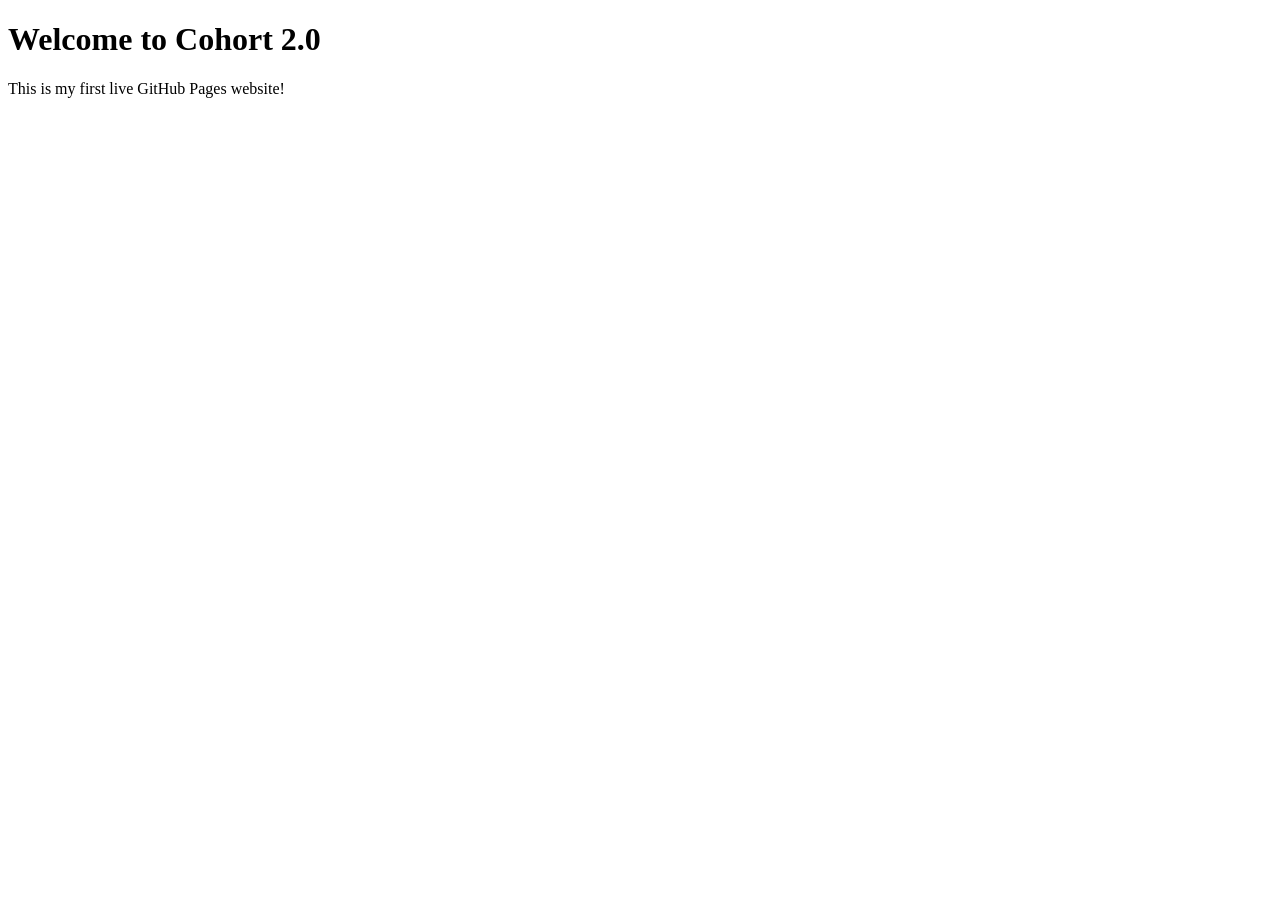
<file: index.html>
<!DOCTYPE html>
<html lang="en">
<head>
    <meta charset="UTF-8">
    <meta name="viewport" content="width=device-width, initial-scale=1.0">
    <title>Cohort 2.0</title>
</head>
<body>
    <h1>Welcome to Cohort 2.0</h1>
    <p>This is my first live GitHub Pages website!</p>
</body>
</html>
</file>
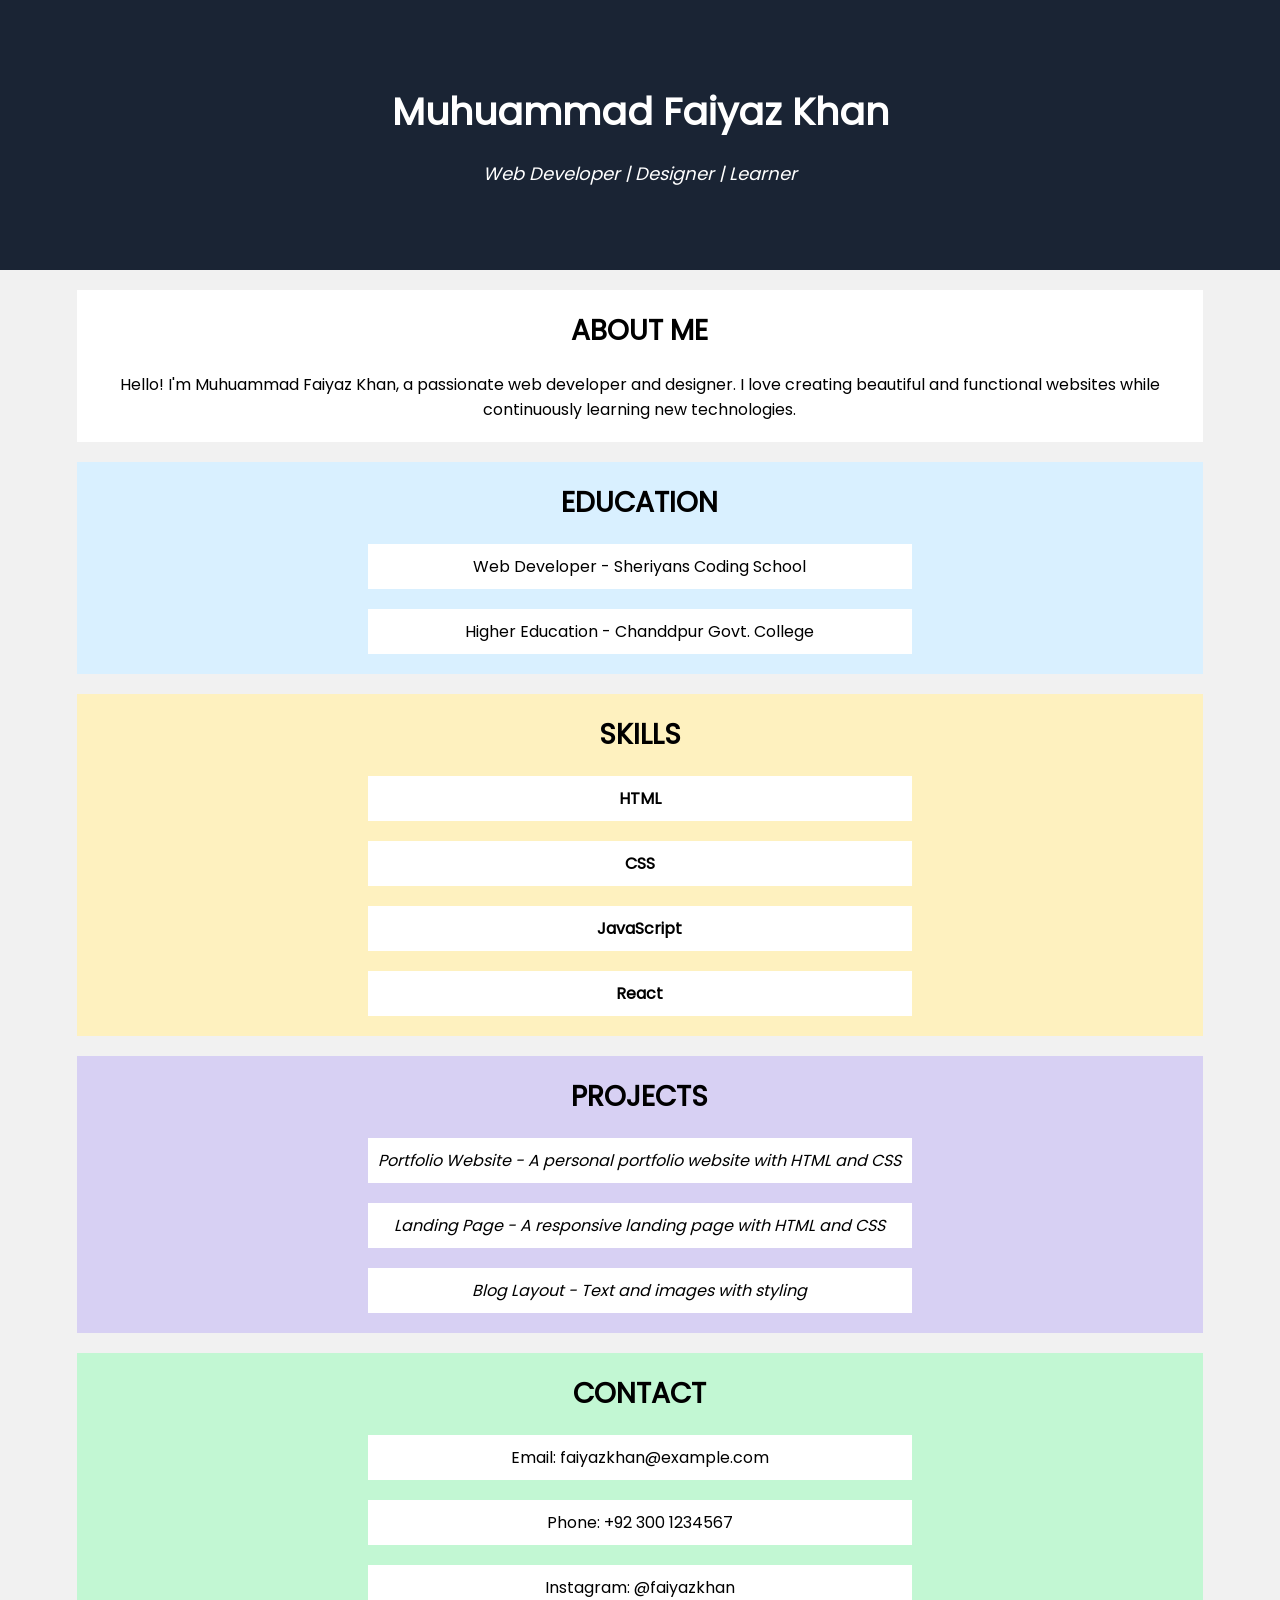
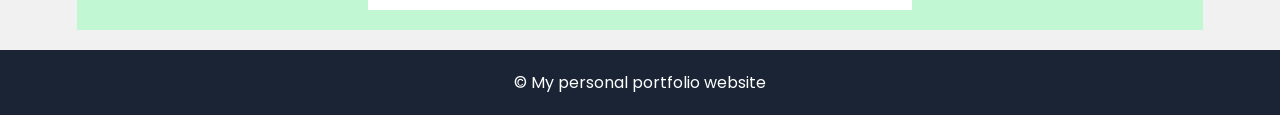
<file: Day 10/index.html>
<!DOCTYPE html>
<html lang="en">
<head>
    <meta charset="UTF-8">
    <meta name="viewport" content="width=device-width, initial-scale=1.0">
    <title>Document</title>
    <link rel="stylesheet" href="style.css">
</head>
<body>
        <div id="main">
            <div id="intro">
            <h1>Muhuammad Faiyaz Khan</h1>
            <p>web developer | designer | learner</p>
        </div>
        <div id="details">
            <div class="about-me heading1">
                <h2>About Me</h2>
                <p>Hello! I'm Muhuammad Faiyaz Khan, a passionate web developer and designer. I love creating beautiful and functional websites while continuously learning new technologies.</p>
            </div>
            <div class="education heading1 paragraph">
                <h2>Education</h2>
                <p>Web Developer - Sheriyans Coding School</p>
                <p>Higher Education - Chanddpur Govt. College</p>
            </div>
            <div class="skills heading1 paragraph">
                <h2>Skills</h2>
                <p>HTML</p>
                <p>CSS</p>
                <p>JavaScript</p>
                <p>React</p>
            </div>
            <div class="projects heading1 paragraph">
                <h2>Projects</h2>
                <p>Portfolio Website - A personal portfolio website with HTML and CSS</p>
                <p>Landing Page - A responsive landing page with HTML and CSS</p>
                <p>Blog Layout - Text and images with styling</p>
            </div>
            <div class="contact heading1 paragraph">
                <h2>Contact</h2>
                <p>Email: faiyazkhan@example.com</p>
                <p>Phone: +92 300 1234567</p>
                <p>Instagram: @faiyazkhan</p>
            </div>
        </div>
        <div class="footer">
            <p> © My personal portfolio website</p>
        </div>
        </div>

    
</body>
</html>
</file>
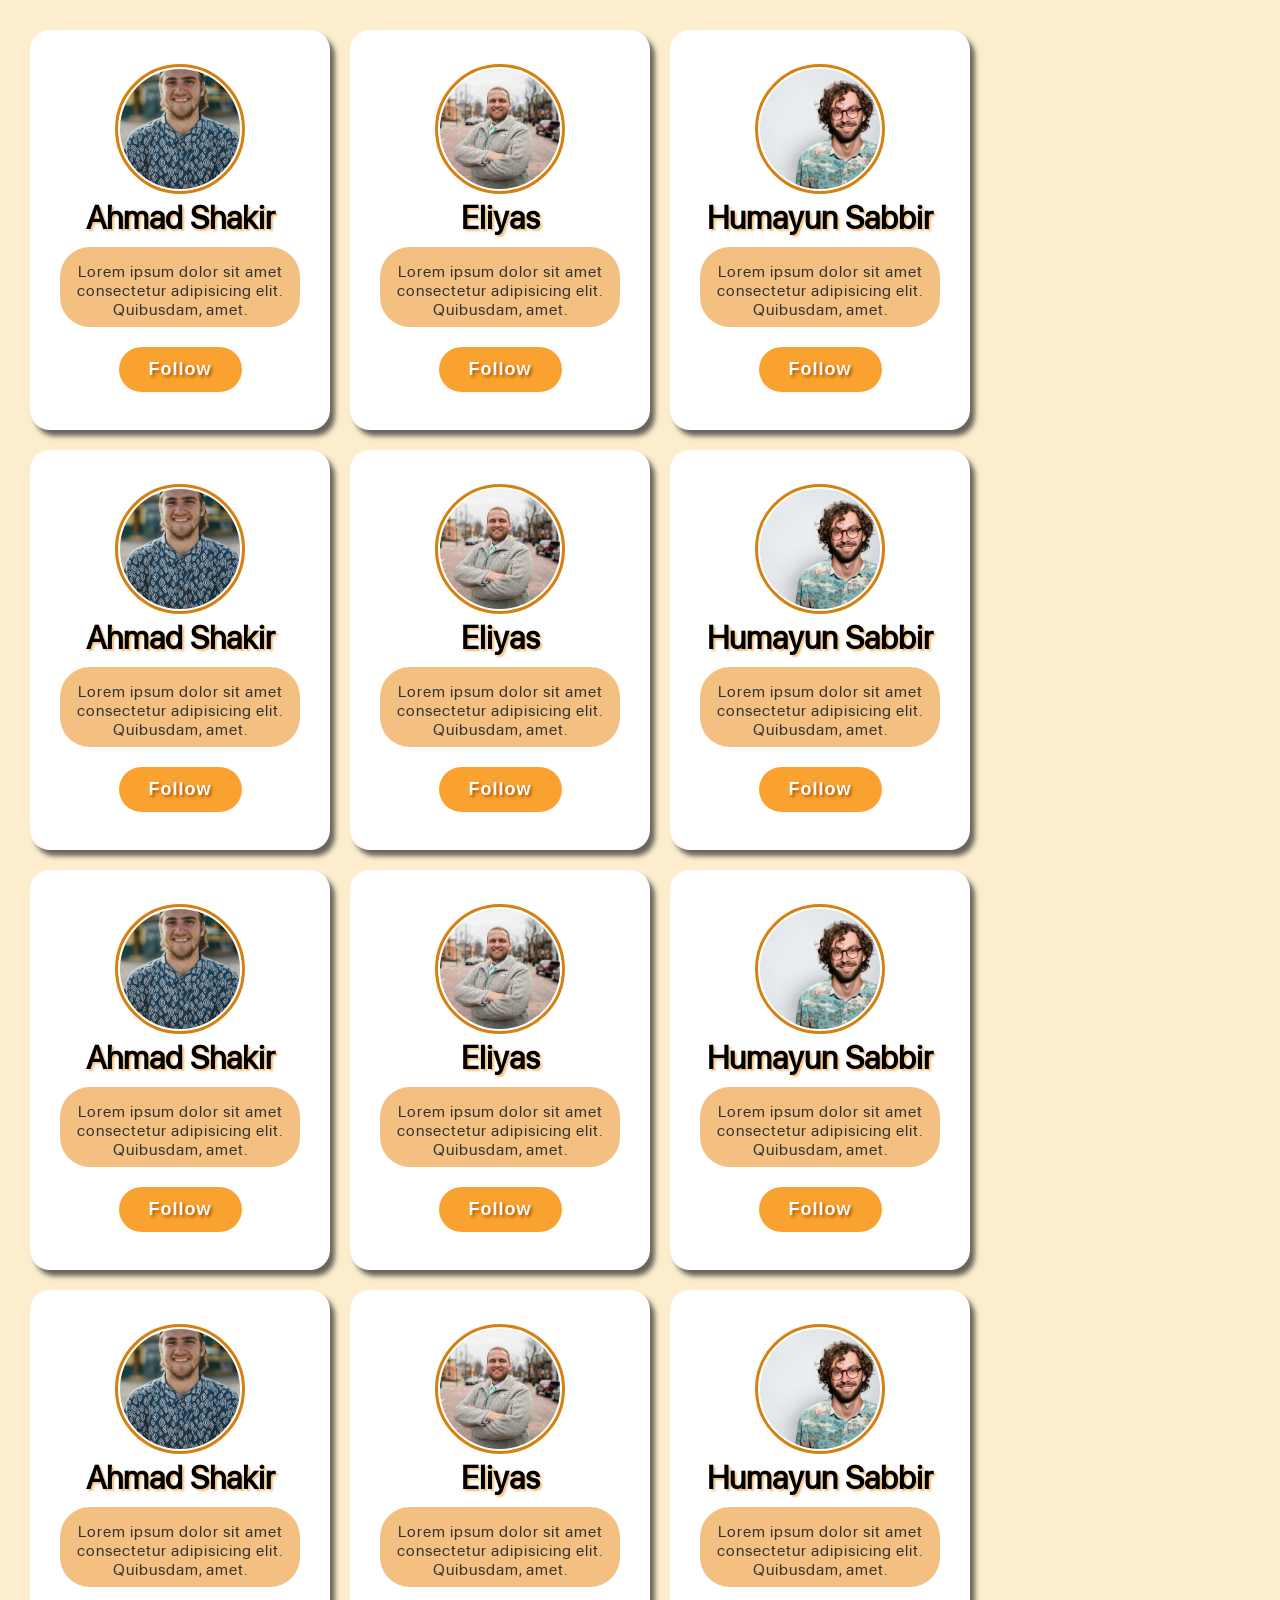
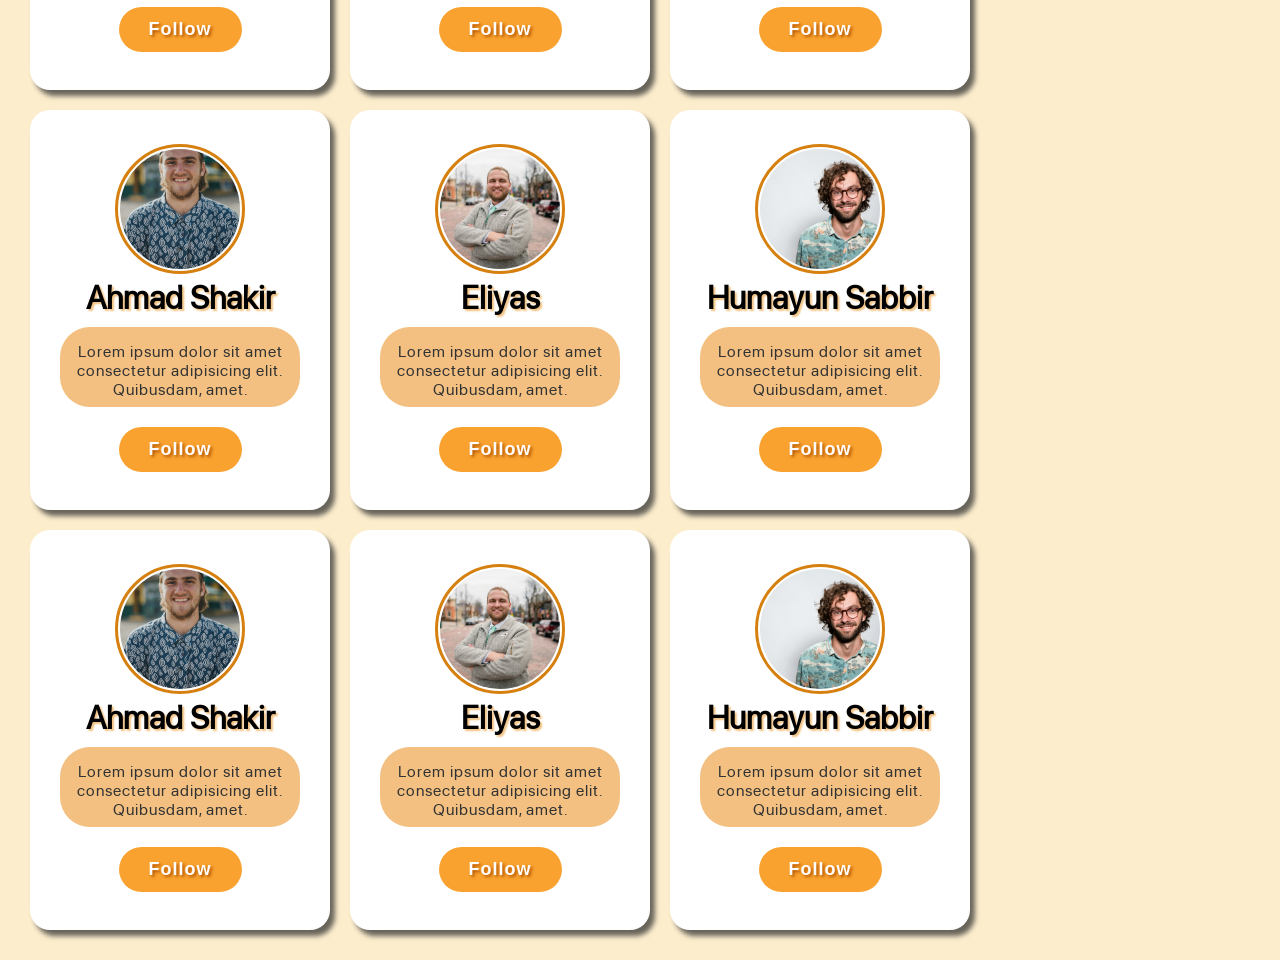
<file: Day 15/index.html>
<!DOCTYPE html>
<html lang="en">
<head>
    <meta charset="UTF-8">
    <meta name="viewport" content="width=device-width, initial-scale=1.0">
    <title>Profile</title>
    <link rel="stylesheet" href="style.css">
</head>
<body>
    <div id="main">
        <div class="profile">
            <img src="./vince-fleming-j3lf-Jn6deo-unsplash.jpg" alt="">
            <h1>Ahmad Shakir</h1>
            <div id="layout"><p>Lorem ipsum dolor sit amet consectetur adipisicing elit. Quibusdam, amet.</p></div>
            <button>Follow</button>
        </div>
        <div class="profile">
            <img src="./ryan-hoffman-v7Jja2ChN6s-unsplash.jpg" alt="">
            <h1>Eliyas</h1>
            <div id="layout"><p>Lorem ipsum dolor sit amet consectetur adipisicing elit. Quibusdam, amet.</p></div>
            <button>Follow</button>
        </div>
        <div class="profile">
            <img src="./christian-buehner-DItYlc26zVI-unsplash.jpg" alt="">
            <h1>Humayun Sabbir</h1>
            <div id="layout"><p>Lorem ipsum dolor sit amet consectetur adipisicing elit. Quibusdam, amet.</p></div>
            <button>Follow</button>
        </div>
        <div class="profile">
            <img src="./vince-fleming-j3lf-Jn6deo-unsplash.jpg" alt="">
            <h1>Ahmad Shakir</h1>
            <div id="layout"><p>Lorem ipsum dolor sit amet consectetur adipisicing elit. Quibusdam, amet.</p></div>
            <button>Follow</button>
        </div>
        <div class="profile">
            <img src="./ryan-hoffman-v7Jja2ChN6s-unsplash.jpg" alt="">
            <h1>Eliyas</h1>
            <div id="layout"><p>Lorem ipsum dolor sit amet consectetur adipisicing elit. Quibusdam, amet.</p></div>
            <button>Follow</button>
        </div>
        <div class="profile">
            <img src="./christian-buehner-DItYlc26zVI-unsplash.jpg" alt="">
            <h1>Humayun Sabbir</h1>
            <div id="layout"><p>Lorem ipsum dolor sit amet consectetur adipisicing elit. Quibusdam, amet.</p></div>
            <button>Follow</button>
        </div>
        <div class="profile">
            <img src="./vince-fleming-j3lf-Jn6deo-unsplash.jpg" alt="">
            <h1>Ahmad Shakir</h1>
            <div id="layout"><p>Lorem ipsum dolor sit amet consectetur adipisicing elit. Quibusdam, amet.</p></div>
            <button>Follow</button>
        </div>
        <div class="profile">
            <img src="./ryan-hoffman-v7Jja2ChN6s-unsplash.jpg" alt="">
            <h1>Eliyas</h1>
            <div id="layout"><p>Lorem ipsum dolor sit amet consectetur adipisicing elit. Quibusdam, amet.</p></div>
            <button>Follow</button>
        </div>
        <div class="profile">
            <img src="./christian-buehner-DItYlc26zVI-unsplash.jpg" alt="">
            <h1>Humayun Sabbir</h1>
            <div id="layout"><p>Lorem ipsum dolor sit amet consectetur adipisicing elit. Quibusdam, amet.</p></div>
            <button>Follow</button>
        </div>
        <div class="profile">
            <img src="./vince-fleming-j3lf-Jn6deo-unsplash.jpg" alt="">
            <h1>Ahmad Shakir</h1>
            <div id="layout"><p>Lorem ipsum dolor sit amet consectetur adipisicing elit. Quibusdam, amet.</p></div>
            <button>Follow</button>
        </div>
        <div class="profile">
            <img src="./ryan-hoffman-v7Jja2ChN6s-unsplash.jpg" alt="">
            <h1>Eliyas</h1>
            <div id="layout"><p>Lorem ipsum dolor sit amet consectetur adipisicing elit. Quibusdam, amet.</p></div>
            <button>Follow</button>
        </div>
        <div class="profile">
            <img src="./christian-buehner-DItYlc26zVI-unsplash.jpg" alt="">
            <h1>Humayun Sabbir</h1>
            <div id="layout"><p>Lorem ipsum dolor sit amet consectetur adipisicing elit. Quibusdam, amet.</p></div>
            <button>Follow</button>
        </div>
        <div class="profile">
            <img src="./vince-fleming-j3lf-Jn6deo-unsplash.jpg" alt="">
            <h1>Ahmad Shakir</h1>
            <div id="layout"><p>Lorem ipsum dolor sit amet consectetur adipisicing elit. Quibusdam, amet.</p></div>
            <button>Follow</button>
        </div>
        <div class="profile">
            <img src="./ryan-hoffman-v7Jja2ChN6s-unsplash.jpg" alt="">
            <h1>Eliyas</h1>
            <div id="layout"><p>Lorem ipsum dolor sit amet consectetur adipisicing elit. Quibusdam, amet.</p></div>
            <button>Follow</button>
        </div>
        <div class="profile">
            <img src="./christian-buehner-DItYlc26zVI-unsplash.jpg" alt="">
            <h1>Humayun Sabbir</h1>
            <div id="layout"><p>Lorem ipsum dolor sit amet consectetur adipisicing elit. Quibusdam, amet.</p></div>
            <button>Follow</button>
        </div>
        <div class="profile">
            <img src="./vince-fleming-j3lf-Jn6deo-unsplash.jpg" alt="">
            <h1>Ahmad Shakir</h1>
            <div id="layout"><p>Lorem ipsum dolor sit amet consectetur adipisicing elit. Quibusdam, amet.</p></div>
            <button>Follow</button>
        </div>
        <div class="profile">
            <img src="./ryan-hoffman-v7Jja2ChN6s-unsplash.jpg" alt="">
            <h1>Eliyas</h1>
            <div id="layout"><p>Lorem ipsum dolor sit amet consectetur adipisicing elit. Quibusdam, amet.</p></div>
            <button>Follow</button>
        </div>
        <div class="profile">
            <img src="./christian-buehner-DItYlc26zVI-unsplash.jpg" alt="">
            <h1>Humayun Sabbir</h1>
            <div id="layout"><p>Lorem ipsum dolor sit amet consectetur adipisicing elit. Quibusdam, amet.</p></div>
            <button>Follow</button>
        </div>
    </div>
    
</body>
</html>
</file>
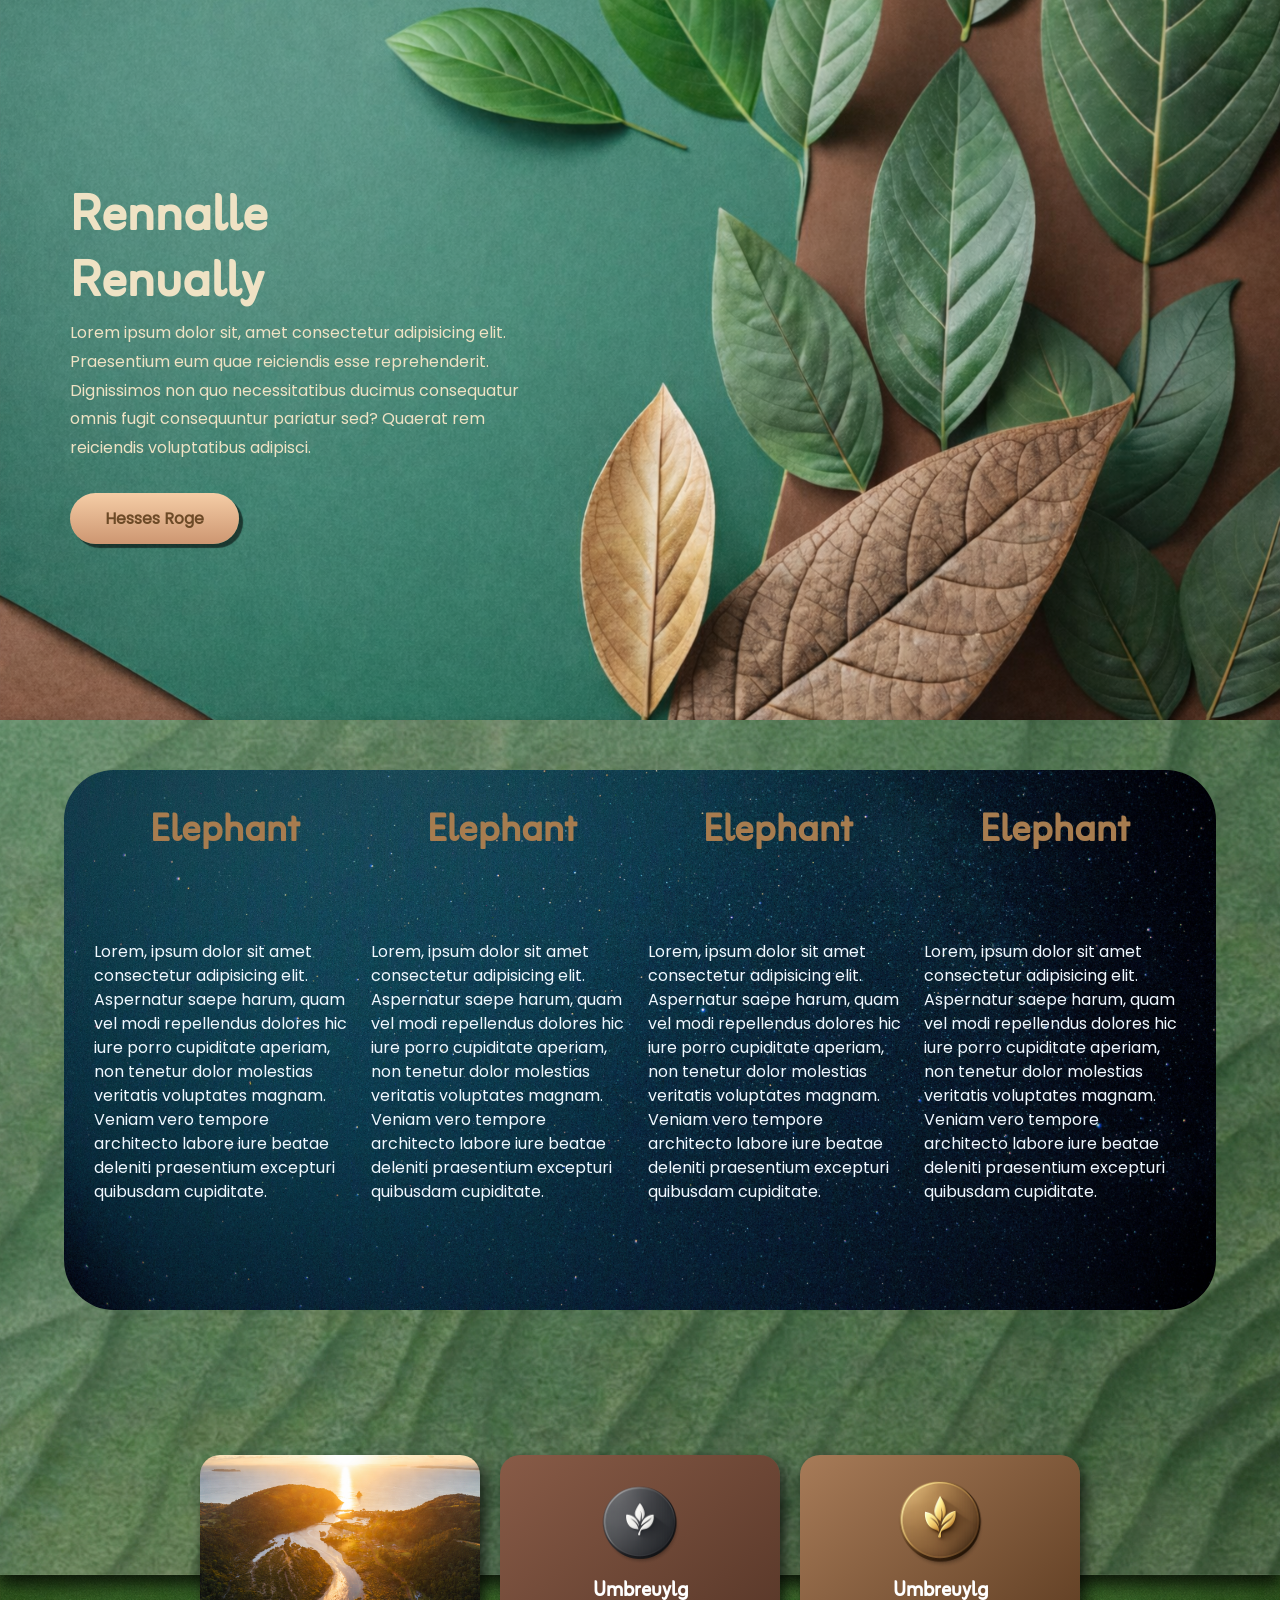
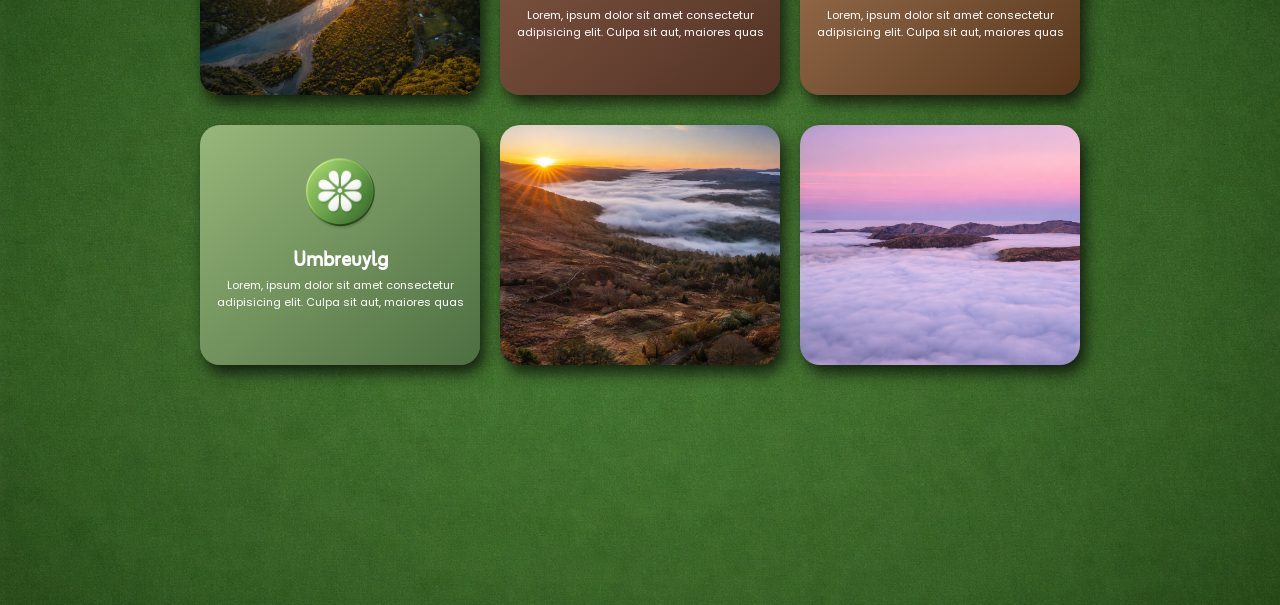
<file: Day 19/index.html>
<!DOCTYPE html>
<html lang="en">
<head>
    <meta charset="UTF-8">
    <meta name="viewport" content="width=device-width, initial-scale=1.0">
    <title>Document</title>
    <link rel="stylesheet" href="style.css">
</head>
<body>
    <main>
        <section class="sec1">
            <h1>Rennalle <span class="break">Renually</span></h1>
            <p>Lorem ipsum dolor sit, amet consectetur adipisicing elit. Praesentium eum quae reiciendis esse reprehenderit. Dignissimos non quo necessitatibus ducimus consequatur omnis fugit consequuntur pariatur sed? Quaerat rem reiciendis voluptatibus adipisci.</p>
            <button>Hesses Roge</button>
        </section>
        <section class="sec2">
            <div id="inner-section">
                <div class="box">
                <h1>Elephant</h1>
                <p>Lorem, ipsum dolor sit amet consectetur adipisicing elit. Aspernatur saepe harum, quam vel modi repellendus dolores hic iure porro cupiditate aperiam, non tenetur dolor molestias veritatis voluptates magnam. Veniam vero tempore architecto labore iure beatae deleniti praesentium excepturi quibusdam cupiditate.</p>
            </div>
            <div class="box">
                <h1>Elephant</h1>
                <p>Lorem, ipsum dolor sit amet consectetur adipisicing elit. Aspernatur saepe harum, quam vel modi repellendus dolores hic iure porro cupiditate aperiam, non tenetur dolor molestias veritatis voluptates magnam. Veniam vero tempore architecto labore iure beatae deleniti praesentium excepturi quibusdam cupiditate.</p>
            </div>
            <div class="box">
                <h1>Elephant</h1>
                <p>Lorem, ipsum dolor sit amet consectetur adipisicing elit. Aspernatur saepe harum, quam vel modi repellendus dolores hic iure porro cupiditate aperiam, non tenetur dolor molestias veritatis voluptates magnam. Veniam vero tempore architecto labore iure beatae deleniti praesentium excepturi quibusdam cupiditate.</p>
            </div>
            <div class="box">
                <h1>Elephant</h1>
                <p>Lorem, ipsum dolor sit amet consectetur adipisicing elit. Aspernatur saepe harum, quam vel modi repellendus dolores hic iure porro cupiditate aperiam, non tenetur dolor molestias veritatis voluptates magnam. Veniam vero tempore architecto labore iure beatae deleniti praesentium excepturi quibusdam cupiditate.</p>
            </div>
            </div>

        </section>
        <div class="cards-wrapper">
            <div class="card card1">
            
            </div>
            <div class="card card2">
                <img src="./ChatGPT Image Feb 1, 2026, 10_44_32 AM.png" alt="">
                <h1>Umbreuylg</h1>
                <p>Lorem, ipsum dolor sit amet consectetur adipisicing elit. Culpa sit aut, maiores quas </p>
            </div>
            <div class="card card3">
                <img src="./ChatGPT Image Feb 1, 2026, 10_48_29 AM.png" alt="">
                <h1>Umbreuylg</h1>
                <p>Lorem, ipsum dolor sit amet consectetur adipisicing elit. Culpa sit aut, maiores quas </p>
            </div>
        </div>
        <section class="sec3">
            <div class="card card4">
                <img src="./ChatGPT Image Feb 1, 2026, 10_35_51 AM.png" alt="">
                <h1>Umbreuylg</h1>
                <p>Lorem, ipsum dolor sit amet consectetur adipisicing elit. Culpa sit aut, maiores quas </p>
            </div>
            <div class="card card5">
                
            </div>
            <div class="card card6">
                
            </div>
        </section>
    </main>
</body>
</html>
</file>
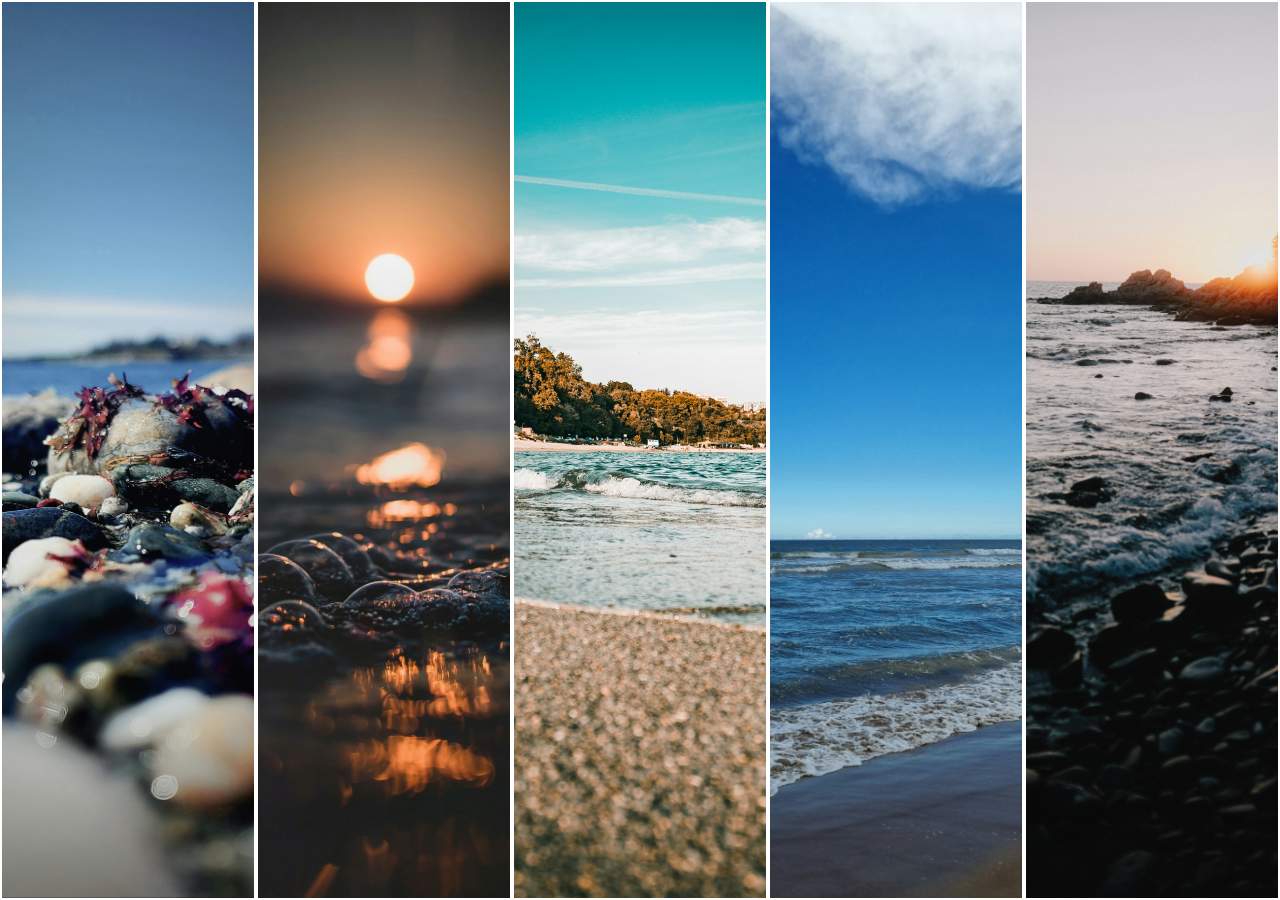
<file: Day 20 SCSS/index.html>
<!DOCTYPE html>
<html lang="en">
<head>
    <meta charset="UTF-8">
    <meta name="viewport" content="width=device-width, initial-scale=1.0">
    <title>Document</title>
    <link rel="stylesheet" href="style.css">
</head>
<body>
    <main>
        <section></section>
        <section></section>
        <section></section>
        <section></section>
        <section></section>
    </main>
</body>
</html>
</file>
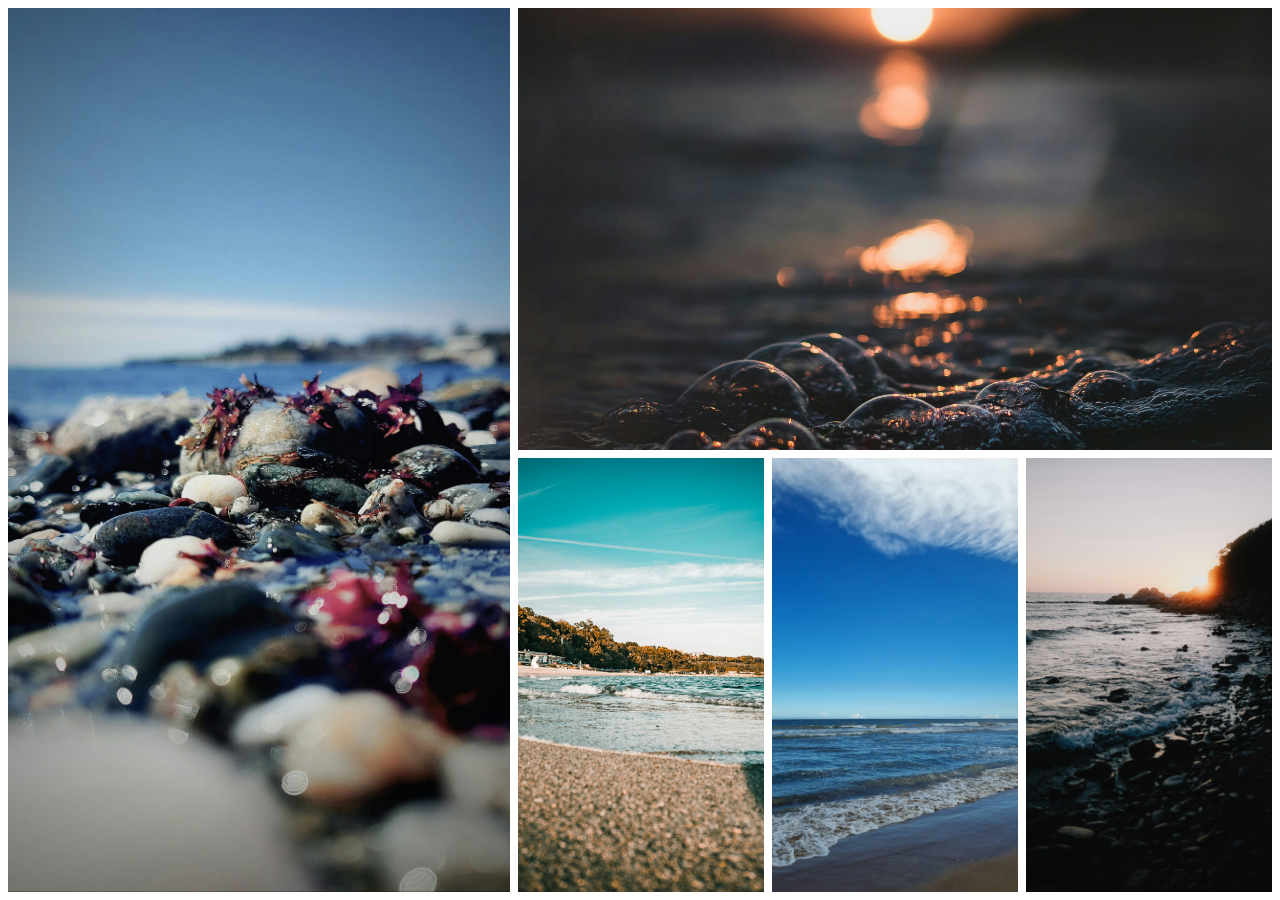
<file: Day 22/index.html>
<!doctype html>
<html lang="en">
  <head>
    <meta charset="UTF-8" />
    <meta name="viewport" content="width=device-width, initial-scale=1.0" />
    <title>Document</title>
    <link rel="stylesheet" href="./style.css" />
  </head>
  <body>
    <main>
      <div class="left">  
        <img src="./img/image1.jpg" alt="Image 1" />      
      </div>
      <div class="right">
        <div class="top">
          <img src="./img/image2.jpg" alt="Image 2">
        </div>
        <div class="bottom">
          <div class="box"><img src="./img/image3.jpg" alt="Image 3"></div>
          <div class="box"><img src="./img/image4.jpg" alt="Image 4"></div>
          <div class="box"><img src="./img/image5.jpg" alt="Image 5"></div>
        </div>
      </div>
    </main>
  </body>
</html>
</file>
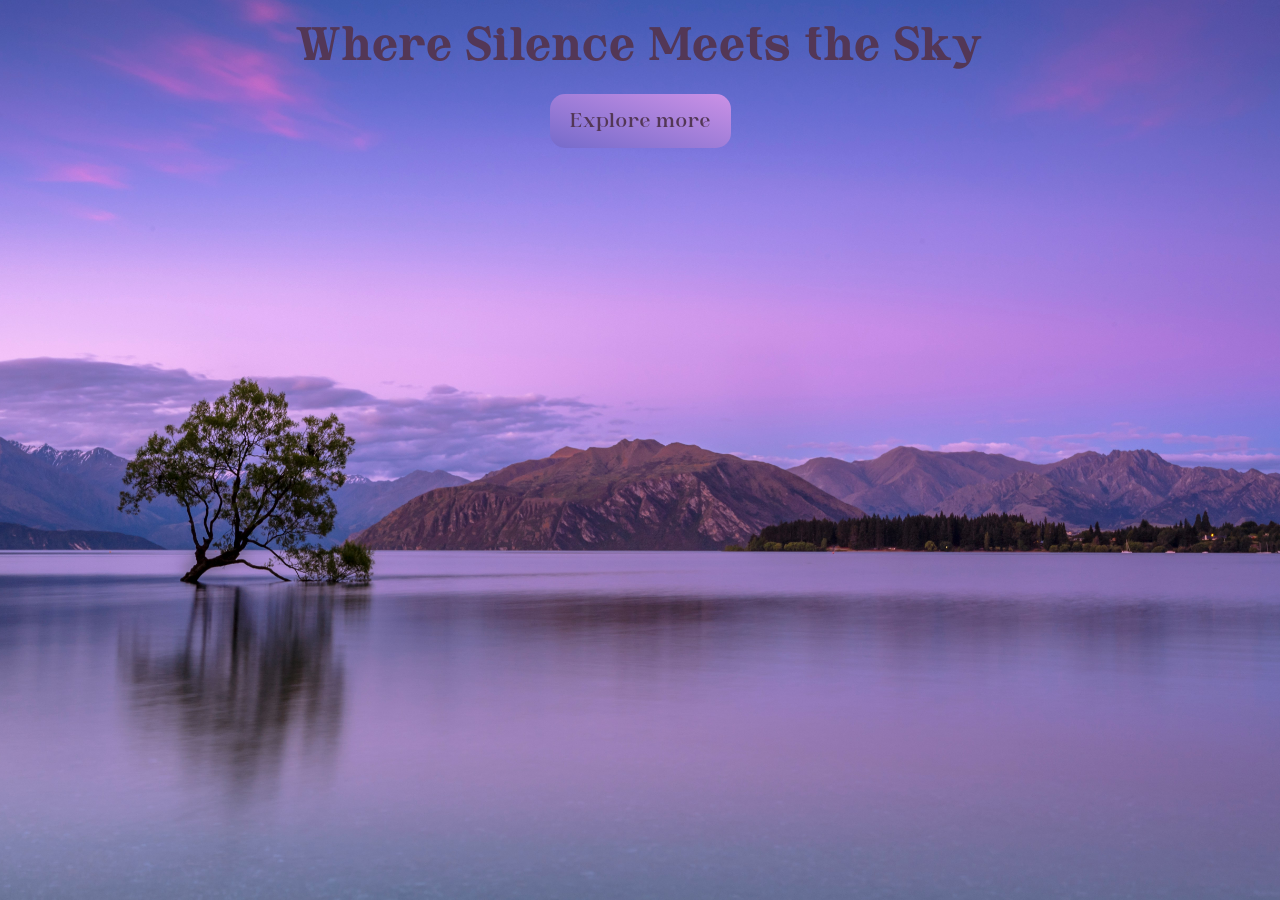
<file: Day11/index.html>
<!DOCTYPE html>
<html lang="en">
<head>
    <meta charset="UTF-8">
    <meta name="viewport" content="width=device-width, initial-scale=1.0">
    <title>Serene Nature Landscape</title>
    <link rel="stylesheet" href="style.css">
</head>
<body>
    <div id="main">
        <h1>Where Silence Meets the Sky</h1>
        <button>Explore more</button>
    </div>
</body>
</html>
</file>
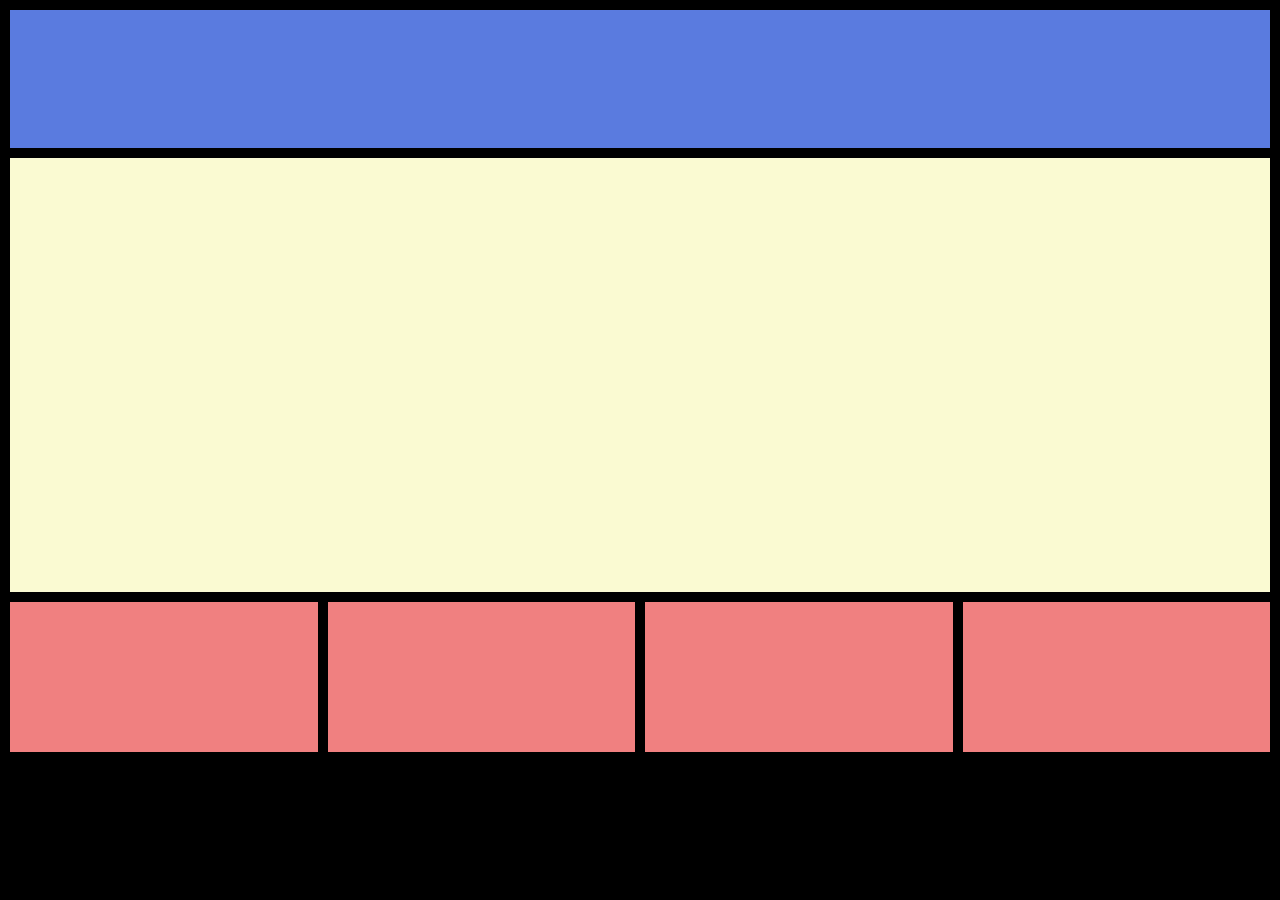
<file: Day18/index.html>
<!DOCTYPE html>
<html lang="en">
<head>
    <meta charset="UTF-8">
    <meta name="viewport" content="width=device-width, initial-scale=1.0">
    <title>Document</title>
    <link rel="stylesheet" href="style.css">
</head>
<body>
    <main>
        <nav id="child1"></nav>
        <section id="child2"></section>
        <figure id="card1"></figure>
        <figure id="card2"></figure>
        <figure id="card3"></figure>
        <figure id="card4"></figure>
    </main>
</body>
</html>
</file>
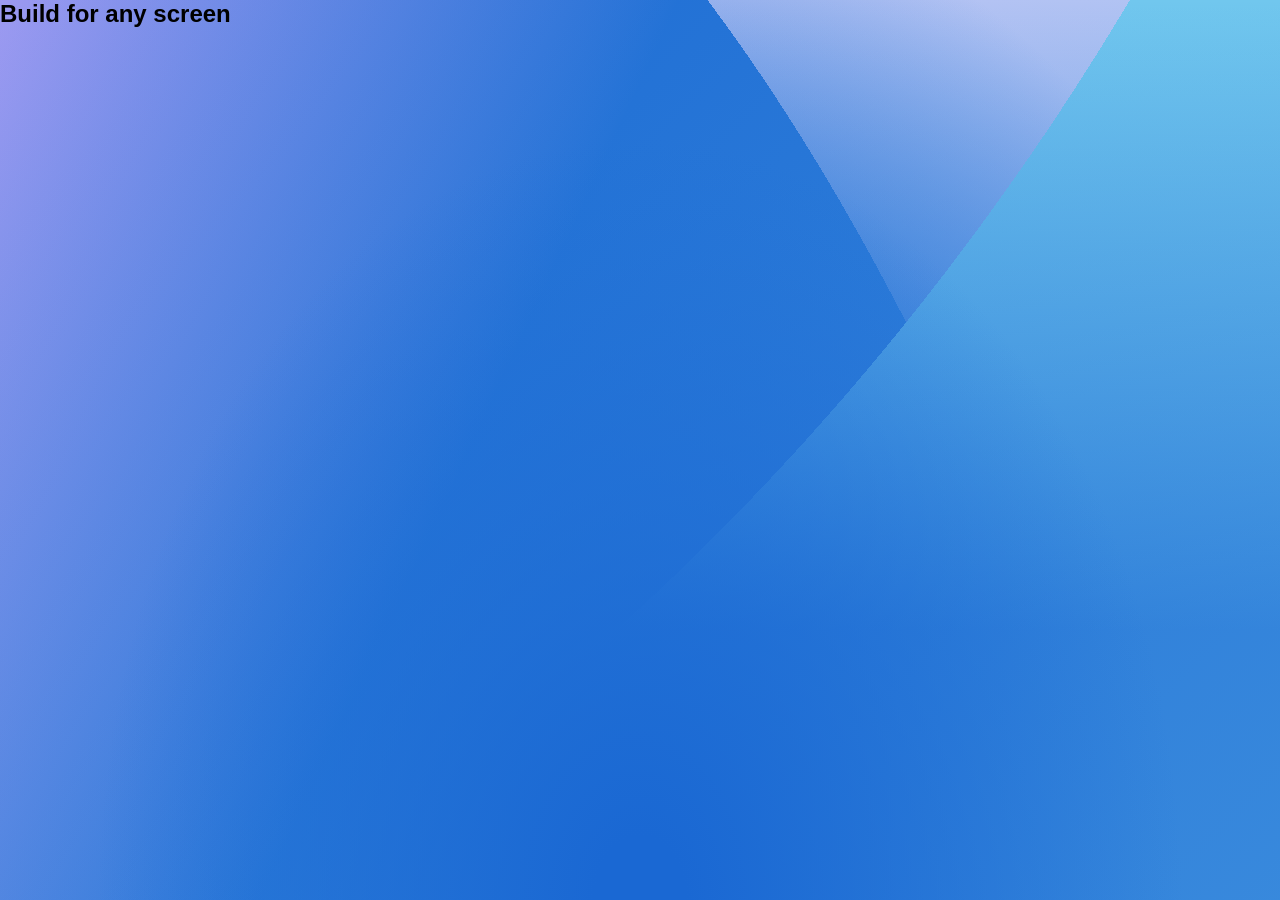
<file: Flutter demo/index.html>
<!DOCTYPE html>
<html lang="en">
<head>
    <meta charset="UTF-8">
    <meta name="viewport" content="width=device-width, initial-scale=1.0">
    <title>Document</title>
    <link rel="stylesheet" href="style.css">
</head>
<body>
    <main>
        <section class="sec1">
            <h1>Build for any screen</h1>
            <div class="gallery">
                <div class="gallery-item-one"></div>
                <div class="gallery-item-two"></div>
                <div class="gallery-item-three"></div>
            </div>
        </section>
    </main>
    
</body>
</html>
</file>
<file: Day 10/style.css>
@font-face {
    font-family: font1;
    src: url(./Poppins-Regular.ttf);
}

*{
    margin: 0;
    padding: 0;
    box-sizing: border-box;
}

html, body{
    height: 100%;
    width: 100%;
    font-family: font1;
    background: #f1f1f1;
}
#main {
    height: 100%;
    display: flex;
    justify-content: flex-start;
    align-items: center;
    flex-direction: column;
    gap: 20px;
}

#intro {
    width: 100%;
    min-height: 30%;
    display: flex;
    padding: 30px;
    align-items: center;
    justify-content: center;
    gap: 20px;
    flex-direction: column;
    background: #1A2434;
    color: white;
}
#intro h1{
    font-weight: 700;
    font-size: 38px;
}
#intro p {
    font-weight: 200;
    font-size: 18px;
    text-transform:capitalize;
    font-style: italic;
}

#details{
    flex-grow: 1;
    width: 88%;
    display: flex;
    justify-content: center;
    flex-direction: column;
    /* min-height: 100%; */
    gap: 20px;
}

.about-me {
    background: #fff;
    width: 100%;
    display: flex;
    align-items: center;
    justify-content: center;
    flex-direction: column;
    text-align: center;
    padding: 20px;
    gap: 20px;
    
}
.heading1 h2 {
    font-size: 28px;
    font-weight: 900;
    text-transform: uppercase;
}
.paragraph p {
    background: #fff;
    width: 50%;
    padding: 10px;
}
/* .paragraph p {
    font-size: 16px;
    background: #ffffff;

} */
.education {
    display: flex;
    align-items: center;
    justify-content: center;
    flex-direction: column;
    text-align: center;
    padding: 20px;
    gap: 20px;
    background: #D9F0FF;
}

.skills {
    display: flex;
    align-items: center;
    justify-content: center;
    flex-direction: column;
    text-align: center;
    padding: 20px;
    gap: 20px;
    background: #FEF1BF;

}
.skills p {
    font-weight: bold;
}

.projects {
    display: flex;
    align-items: center;
    justify-content: center;
    flex-direction: column;
    text-align: center;
    padding: 20px;
    gap: 20px;
    background: #d7d0f3;
}
.projects p {
    font-style: italic;
}

.contact {
    display: flex;
    align-items: center;
    justify-content: center;
    flex-direction: column;
    text-align: center;
    padding: 20px;
    gap: 20px;
    background: #c2f7d3;
}

.footer {
    background: #1A2434;
    color: white;
    text-align: center;
    padding: 20px;
    width: 100%;
    height: 20%;
}
</file>
<file: Day 15/style.css>
@font-face {
    font-family: myFont;
    src: url(./sf-pro-display_regular.woff2);
}

*{
    margin: 0;
    padding: 0;
    box-sizing: border-box;
}
html, body{
    height: 100%;
    width: 100%;
}
#main{
    min-height: 100%;
    width: 100%;
    font-family: myFont;
    background-color: rgb(252, 237, 205);
    padding: 30px;
    display: flex;
    gap: 20px;
    flex-wrap: wrap;
    flex-shrink: 0;
    
}
.profile{
    display: flex;
    align-items: center;
    justify-content: center;
    flex-direction: column;
    text-align: center;
    gap: 10px;
    height: 400px;
    width: 300px;
    background: #ffffff;
    padding: 20px 30px;
    border-radius: 20px;
    box-shadow: 5px 6px 5px rgba(43, 42, 42, 0.705);
    transition: transform 0.3s ease-out, box-shadow 0.7s ease-out;
}
.profile:hover {
    box-shadow: 10px 10px 20px #d68010;
    transform: translateX(-5px) translateY(-5px) scale(1.01);
}
div > img {
    height: 120px;
    width: 120px;
    border-radius: 50%;
    object-fit:cover;
    outline: 3px solid #d68010;
    outline-offset: 2px;
}
.profile h1{
    text-shadow: 2px 2px 2px #f1c07f;
}
.profile p {
    color: #333333;
    font-size: 16px;
    font-weight: 500;
    letter-spacing: 1px;
}
#layout{
    height: 80px;
    overflow: hidden;
    background-color: #e7840b83;
    margin-bottom: 10px;
    padding: 15px 0px;
    border-radius: 30px;
}
.profile button {
    color: rgb(255, 253, 253);
    text-shadow: 2px 2px 3px #b35400;
    font-size: 18px;
    font-weight: 600;
    padding: 12px 30px;
    border-radius: 30px;
    border: none;
    background-color: #f89007d5;
    letter-spacing: 1px;
    cursor: pointer;
    transition: transform 0.3s ease-out, background-color 0.5s ease-out;

}
.profile button:hover {
    background-color: #d68010;
}
</file>
<file: Day 19/style.css>
@font-face {
    font-family: poppin;
    src: url(./Poppins-Regular.ttf);
}

@font-face {
    font-family: zain;
    src: url(./Zain-Regular.ttf);
}

* {
    margin: 0;
    padding: 0;
    box-sizing: border-box;
}

body,
html {
    height: 100%;
    width: 100%;
    font-family: Arial, Helvetica, sans-serif;
}

main {
    background: #000;
    height: 100%;
    width: 100%;
}

.sec1 {
    height: 80%;
    width: 100%;
    background-image: url(./ChatGPT\ Image\ Jan\ 31\,\ 2026\,\ 10_22_55\ AM.png);
    padding-left: 70px;
    background-size: cover;
    background-position: center;
    display: flex;
    align-items: start;
    justify-content: center;
    flex-direction: column;
    /* grid-template-rows: 1fr 3fr 1fr;
    grid-template-columns: 1fr auto; */
}

.sec1 h1 {
    /* line-height: 0.8; */
    font-family: zain;
    color: #EFE2C4;
    font-size: 50px;
    font-weight: 700;

}

.break {
    display: block;
    line-height: 1;
}

.sec1 p {
    width: 40%;
    margin-top: 10px;
    color: #EFE2C4;
    font-size: 16px;
    font-weight: 500;
    font-family: poppin;
    line-height: 1.8;
}

.sec1 button {
    margin-top: 30px;
    padding: 13px 35px;
    font-size: 16px;
    font-weight: 600;
    font-family: poppin;
    color: #6C4A27;
    background: linear-gradient(to bottom, #F5CDA6, #CD9671);
    border: none;
    border-radius: 35px;
    cursor: pointer;
    box-shadow: 4px 4px 1px rgba(0, 0, 0, 0.555);
}

.sec2 {
    min-height: 95vh;
    width: 100%;
    background-image: url(./lightGreen.png);
    background-position: center;
    background-size: cover;
    display: grid;
    justify-items: center;
    position: relative;
    z-index: 2;
    margin-bottom: -120px;
    box-shadow: 0px 10px 15px rgba(0, 0, 0, 0.733);
}

#inner-section {
    margin-top: 50px;
    width: 90%;
    height: 60vh;
    background-image: url(./anfal-shamsudeen-Sf8g7a3duRY-unsplash.jpg);
    background-position: bottom;
    background-size: cover;
    display: grid;
    grid-template-columns: 1fr 1fr 1fr 1fr;
    padding: 30px;
    border-radius: 50px;
    grid-gap: 15px;
}

.box {
    display: grid;
    justify-items: center;
    color: aliceblue;
}

.box h1 {
    font-family: zain;
    font-size: 38px;
    color: #A77C4F;
}

.box p {
    font-family: poppin;
    font-size: 16px;
    text-align: left;
    line-height: 1.5;
}

.cards-wrapper {
    position: relative;
    z-index: 5;
    width: 100%;
    margin: -120px 0;
    display: flex;
    justify-content: center;
    gap: 20px;
}

.card {
    height: 240px;
    width: 280px;
    background: white;
    border-radius: 20px;
    box-shadow: 5px 8px 15px rgba(0, 0, 0, 0.719);
    display: inline-block;
    padding: 10px;
    text-align: center;
    color: white;
}

.card img {
    height: 120px;
    /* width: 120px; */
    margin-bottom: -15px;

}

.card h1 {
    font-family: zain;
    font-size: 20px;
}

.card p {
    font-family: poppin;
    font-size: 11px;
}

.card1 {
    background-image: url(./ChatGPT\ Image\ Feb\ 1\,\ 2026\,\ 10_51_51\ AM.png);
    background-position: center;
    background-size: cover;
}

.card2 {
    background: linear-gradient(to bottom right, #885B47, #513224);
}

.card3 {
    background: linear-gradient(to bottom right, #a77b58, #55351b);
}

.card4 {
    background: linear-gradient(to bottom right, #98B77B, #4D6E41);
}

.card5 {
    background-image: url(./ChatGPT\ Image\ Feb\ 1\,\ 2026\,\ 11_01_28\ AM.png);
    background-position: center;
    background-size: cover;
}

.card6 {
    background-image: url(./ChatGPT\ Image\ Feb\ 1\,\ 2026\,\ 11_04_50\ AM.png);
    background-position: center;
    background-size: cover;
}

.sec3 {
    height: 70vh;
    width: 100%;
    background-image: url(./ChatGPT\ Image\ Jan\ 31\,\ 2026\,\ 05_50_12\ PM.png);
    background-position: center;
    background-size: cover;
    padding-top: 150px;
    display: flex;
    justify-content: center;
    gap: 20px;
    padding-bottom: 30px;
}
</file>
<file: Day 20 SCSS/style.css>
* {
  margin: 0;
  padding: 0;
  box-sizing: border-box;
}

html,
body {
  height: 100%;
  width: 100%;
  font-family: system-ui, -apple-system, BlinkMacSystemFont, "Segoe UI", Roboto, Oxygen, Ubuntu, Cantarell, "Open Sans", "Helvetica Neue", sans-serif;
}

main {
  height: 100%;
  width: 100%;
  display: flex;
  justify-content: center;
  align-items: center;
}
main section {
  height: 100%;
  flex-grow: 1;
  border: 2px solid white;
  background-position: bottom;
  background-size: cover;
  transition: flex-grow 0.5s ease-in-out;
}
main section:hover {
  flex-grow: 3;
}
main section:nth-child(1) {
  background-image: url(./img/image1.jpg);
}
main section:nth-child(2) {
  background-image: url(./img/image2.jpg);
}
main section:nth-child(3) {
  background-image: url(./img/image3.jpg);
}
main section:nth-child(4) {
  background-image: url(./img/image4.jpg);
}
main section:nth-child(5) {
  background-image: url(./img/image5.jpg);
}/*# sourceMappingURL=style.css.map */
</file>
<file: Day 22/style.css>
:root {
  --spacing-none: 0;
  --spacing-xs: 0.25rem;
  --spacing-sm: 0.5rem;
  --spacing-md: 1rem;
  --spacing-lg: 1.5rem;
  --spacing-xl: 2rem;
}

* {
  box-sizing: border-box;
  margin: var(--spacing-none);
  padding: var(--spacing-none);
}

html,
body {
  height: 100%;
  width: 100%;
}

main {
  background-color: #ffffff;
  height: 100%;
  width: 100%;
  display: flex;
  padding: var(--spacing-sm);
  gap: var(--spacing-sm);
}
main .left {
  background-color: #000000;
  width: 40%;
}
main .left img {
  width: 100%;
  height: 100%;
  -o-object-fit: cover;
     object-fit: cover;
}
main .right {
  width: 60%;
  background: #ffffff;
  display: flex;
  flex-direction: column;
  gap: var(--spacing-sm);
}
main .right .top {
  background: #000000;
  height: 50%;
}
main .right .top img {
  width: 100%;
  height: 100%;
  -o-object-fit: cover;
     object-fit: cover;
}
main .right .bottom {
  height: 50%;
  display: flex;
  gap: var(--spacing-sm);
  padding-bottom: var(--spacing-sm);
}
main .right .bottom .box {
  flex: 1;
}
main .right .bottom .box:nth-child(1) {
  background: #afb156;
}
main .right .bottom .box:nth-child(1) img {
  width: 100%;
  height: 100%;
  -o-object-fit: cover;
     object-fit: cover;
}
main .right .bottom .box:nth-child(2) {
  background: #56b1af;
}
main .right .bottom .box:nth-child(2) img {
  width: 100%;
  height: 100%;
  -o-object-fit: cover;
     object-fit: cover;
}
main .right .bottom .box:nth-child(3) {
  background: #af56b1;
}
main .right .bottom .box:nth-child(3) img {
  width: 100%;
  height: 100%;
  -o-object-fit: cover;
     object-fit: cover;
}/*# sourceMappingURL=style.css.map */
</file>
<file: Day11/style.css>
@font-face {
    font-family: primaryFont;
    src: url(./NgeticModern-Regular.otf);
}

* {
    margin: 0;
    padding: 0;
    box-sizing: border-box;
}

html,
body {
    width: 100%;
    height: 100%;
}

#main {
    width: 100%;
    height: 100%;
    background-image: url(./ken-cheung-KonWFWUaAuk-unsplash.jpg);
    background-size: cover;
    font-family: primaryfont;
    background-position: center;
    padding: 20px 30px;
    display: flex;
    align-items: center;
    flex-direction: column;
    gap: 20px;
}

#main h1 {
    display: inline-block;
    letter-spacing: 4px;
    font-size: 45px;
    color: #533756;
}

#main button {
    color: #150F13;
    padding: 15px 20px;
    font-family: primaryfont;
    display: inline-block;
    font-size: 20px;
    letter-spacing: 1px;
    background-color: transparent;
    border: 1px solid #4B4B89;
    background: linear-gradient(to right top, #756BCB, #CB91E6);
    color: #533756;
    border-style: none;
    border-radius: 15px;
    cursor: pointer;
    transition: transform 0.3s ease;
}

#main button:hover {
    transform: scale(1.1);

}
</file>
<file: Day18/style.css>
*{
    margin: 0;
    padding: 0;
    box-sizing: border-box;
}

html, body {
    height: 100%;
    width: 100%;
}

main {
    height: 100%;
    width: 100%;
    background-color: black;
    display: grid;
    grid-template-areas: "nav nav nav nav"
                         "section section section section"
                         "section section section section"
                         "section section section section"
                         "card1 card2 card3 card4";
    gap: 10px;
    padding: 10px;
}

#child1 {
    background: rgb(90, 123, 223);
    grid-area: nav;
}

#child2{
    grid-area: section;
    background: lightgoldenrodyellow;
}
#card1{
    grid-area: card1;
    background: lightcoral;
    height: 150px;
}
#card2{
    grid-area: card2;
    background: lightcoral;
    height: 150px;
}
#card3{
    grid-area: card3;
    background: lightcoral;
    height: 150px;
}
#card4 {
    grid-area: card4;
    background: lightcoral;
    height: 150px;
}
</file>
<file: Flutter demo/style.css>
@font-face {
  font-family: sans;
  src: url(./GoogleSans-VariableFont_GRAD\,opsz\,wght.ttf);
}
* {
  margin: 0;
  padding: 0;
  box-sizing: border-box;
}

html, body {
  height: 100%;
  width: 100%;
  font-family: "Gill Sans", "Gill Sans MT", Calibri, "Trebuchet MS", sans-serif;
}

main {
  width: 100%;
  min-height: 100%;
  background-color: #1a68d3;
  background-image: radial-gradient(ellipse at bottom, #1a68d3 5%, transparent 60%), linear-gradient(136deg, transparent, #71c7ee 290%), linear-gradient(115deg, #9d9af1, transparent 40%), linear-gradient(180deg, transparent 0, #1a68d3 70%), radial-gradient(ellipse at -70% -180%, transparent 80%, #71c7ee 0), radial-gradient(ellipse at bottom, #1a68d3 40%, transparent 80%), radial-gradient(ellipse at 5% 340%, transparent 80%, #bfc2f4 0);
}/*# sourceMappingURL=style.css.map */
</file>
